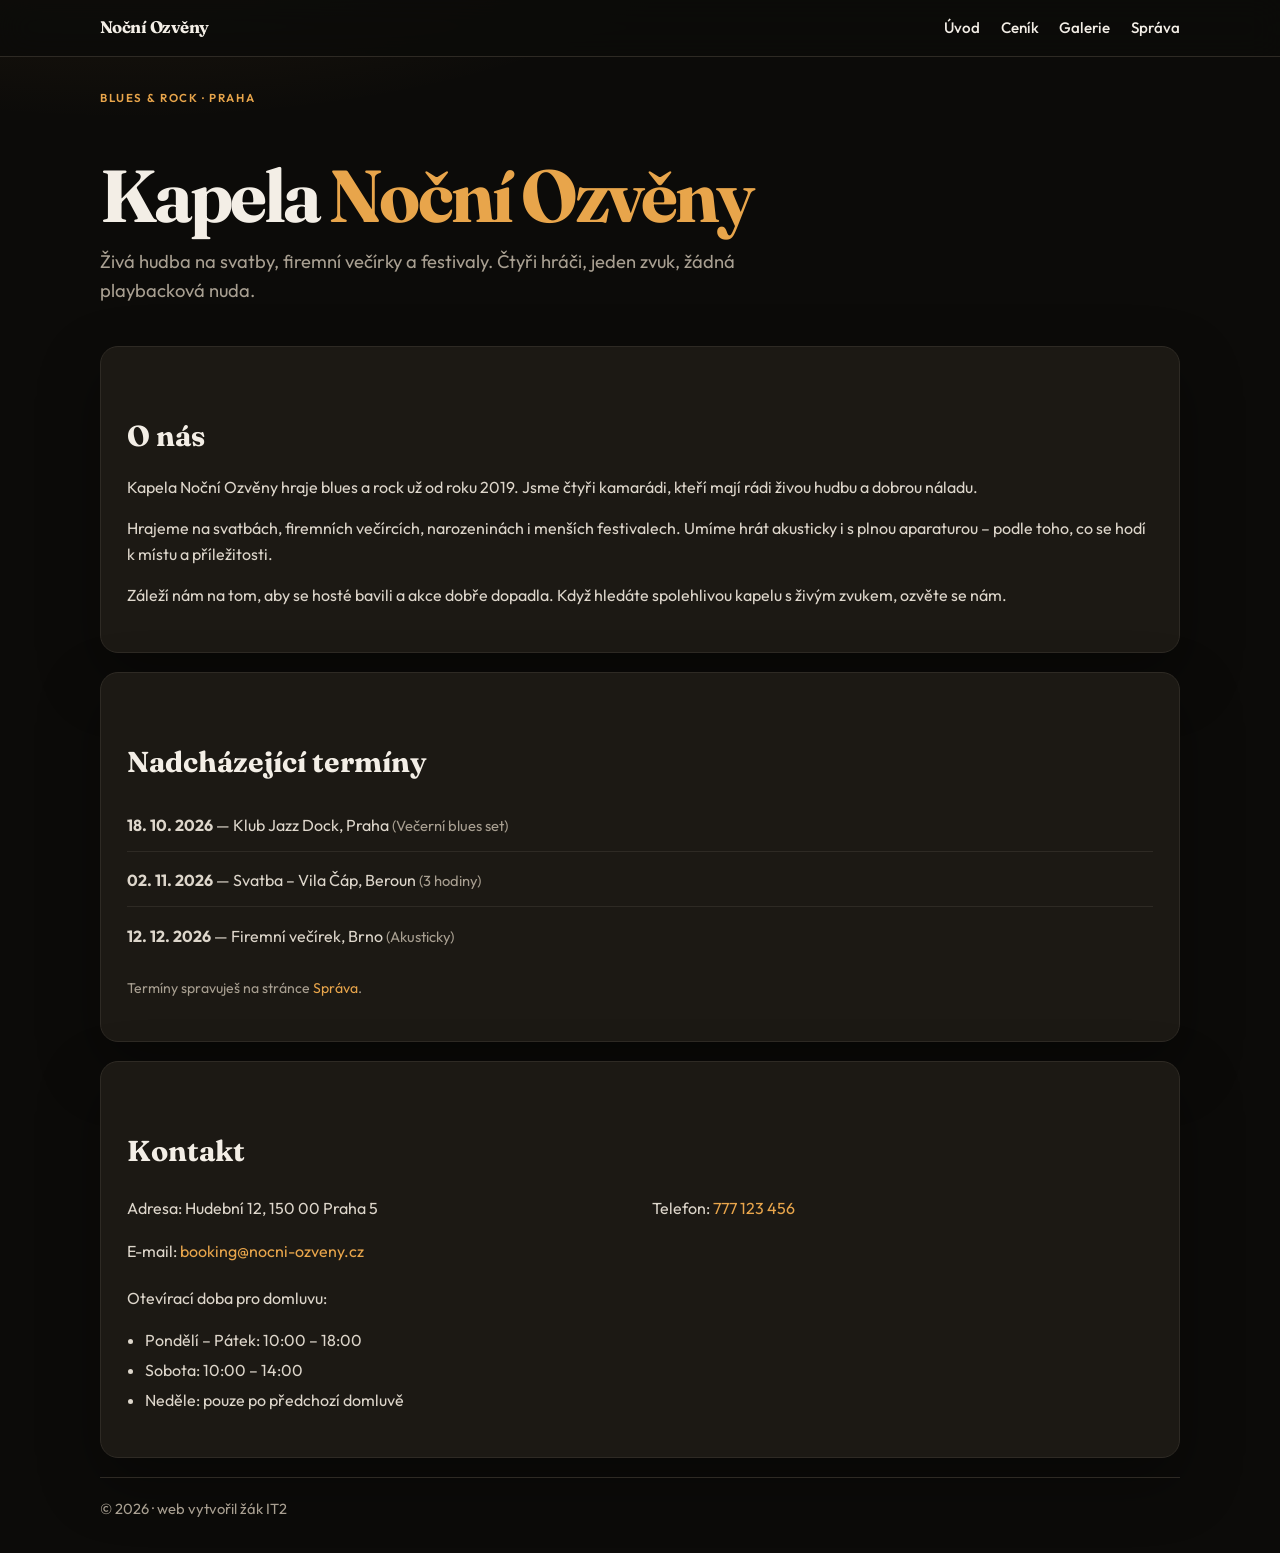
<file: index.html>
<!DOCTYPE html>
<html lang="cs">
<head>
  <meta charset="UTF-8">
  <meta name="viewport" content="width=device-width, initial-scale=1">
  <title>Kapela Noční Ozvěny</title>
  <link rel="preconnect" href="https://fonts.googleapis.com">
  <link rel="preconnect" href="https://fonts.gstatic.com" crossorigin>
  <link href="https://fonts.googleapis.com/css2?family=Fraunces:opsz,wght@9..144,600;9..144,700&family=Outfit:wght@400;500;600&display=swap" rel="stylesheet">
  <link rel="stylesheet" href="styles.css">
</head>
<body>
  <header class="top">
    <div class="wrap top-inner">
      <a class="logo" href="index.html">Noční Ozvěny</a>
      <nav>
        <a href="index.html">Úvod</a>
        <a href="cenik.html">Ceník</a>
        <a href="galerie.html">Galerie</a>
        <a href="admin.html">Správa</a>
      </nav>
    </div>
  </header>

  <main class="wrap">
    <p class="hero-note">Blues &amp; rock · Praha</p>
    <h1>Kapela <span>Noční Ozvěny</span></h1>
    <p class="lead">Živá hudba na svatby, firemní večírky a festivaly. Čtyři hráči, jeden zvuk, žádná playbacková nuda.</p>

    <section>
      <h2>O nás</h2>
      <p>Kapela Noční Ozvěny hraje blues a rock už od roku 2019. Jsme čtyři kamarádi, kteří mají rádi živou hudbu a dobrou náladu.</p>
      <p>Hrajeme na svatbách, firemních večírcích, narozeninách i menších festivalech. Umíme hrát akusticky i s plnou aparaturou – podle toho, co se hodí k místu a příležitosti.</p>
      <p>Záleží nám na tom, aby se hosté bavili a akce dobře dopadla. Když hledáte spolehlivou kapelu s živým zvukem, ozvěte se nám.</p>
    </section>

    <section>
      <h2>Nadcházející termíny</h2>
      <div id="public-events"></div>
      <p class="hint">Termíny spravuješ na stránce <a href="admin.html">Správa</a>.</p>
    </section>

    <section>
      <h2>Kontakt</h2>
      <div class="contact-grid">
        <p>Adresa: Hudební 12, 150 00 Praha 5</p>
        <p>Telefon: <a href="tel:+420777123456">777 123 456</a></p>
        <p>E-mail: <a href="mailto:booking@nocni-ozveny.cz">booking@nocni-ozveny.cz</a></p>
      </div>
      <p>Otevírací doba pro domluvu:</p>
      <ul>
        <li>Pondělí – Pátek: 10:00 – 18:00</li>
        <li>Sobota: 10:00 – 14:00</li>
        <li>Neděle: pouze po předchozí domluvě</li>
      </ul>
    </section>
  </main>

  <footer class="wrap">
    © 2026 · web vytvořil žák IT2
  </footer>

  <script src="events.js"></script>
  <script>renderPublicList("public-events");</script>
</body>
</html>
</file>
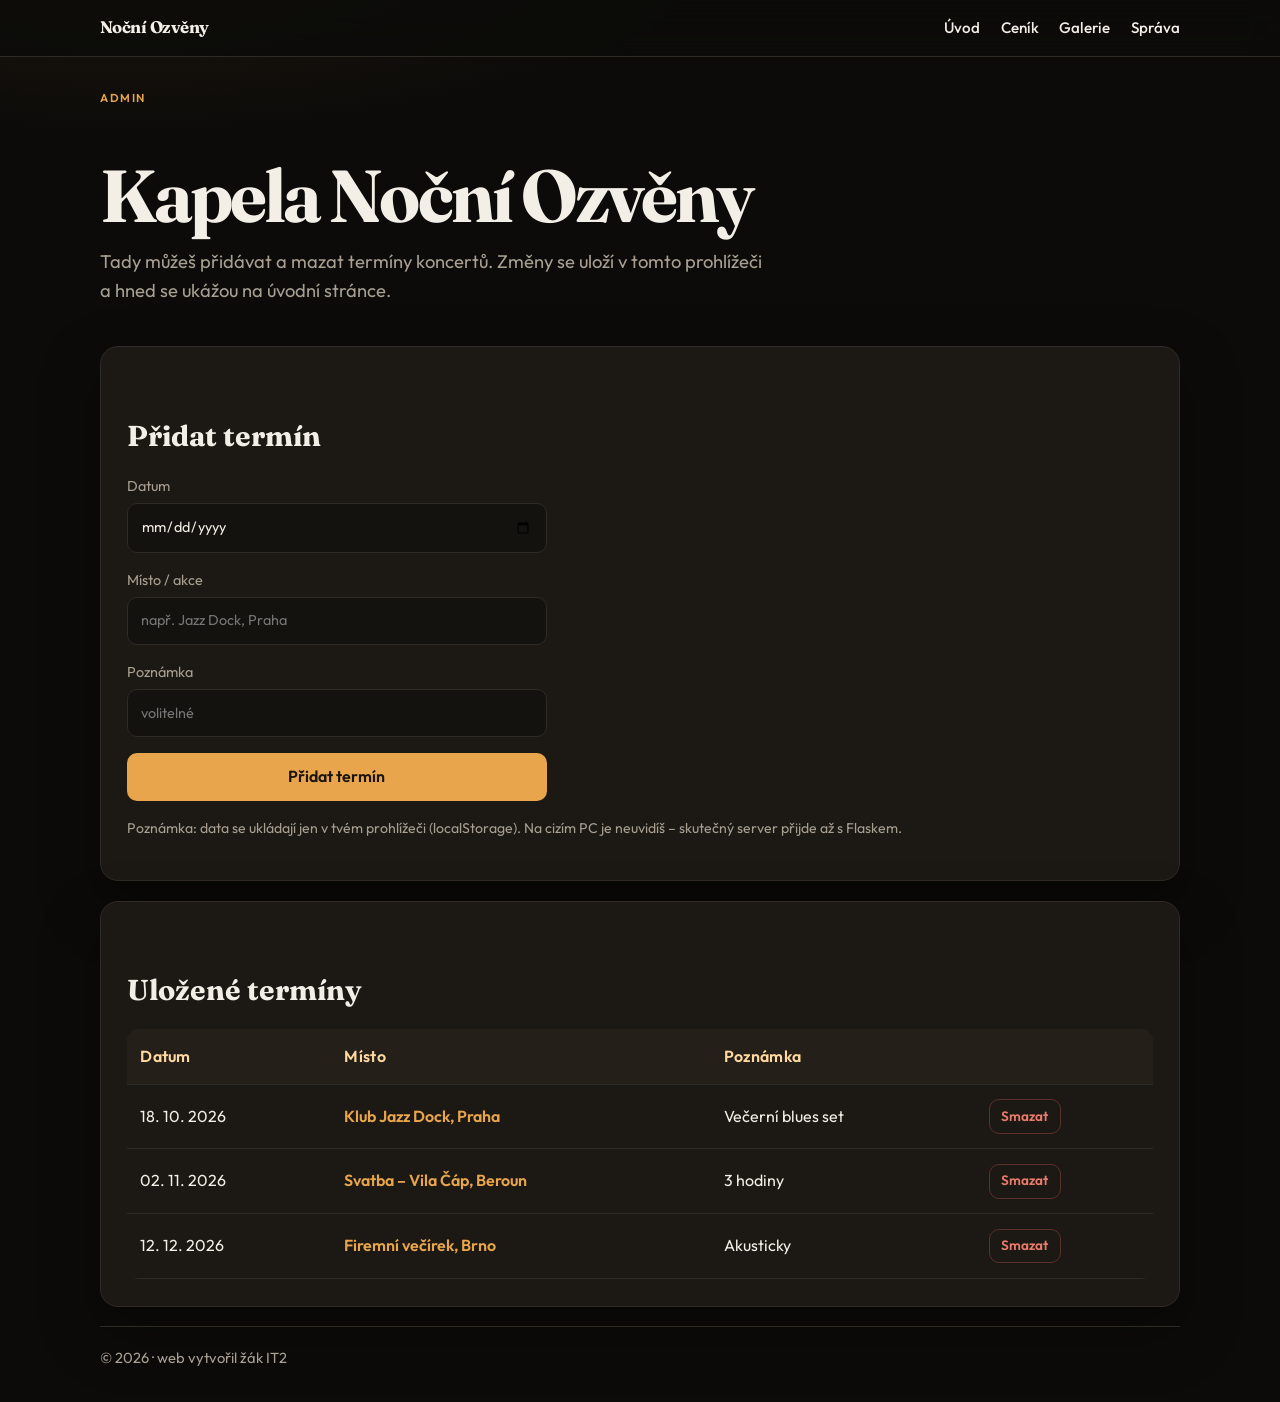
<file: admin.html>
<!DOCTYPE html>
<html lang="cs">
<head>
  <meta charset="UTF-8">
  <meta name="viewport" content="width=device-width, initial-scale=1">
  <title>Správa termínů – Kapela Noční Ozvěny</title>
  <link rel="preconnect" href="https://fonts.googleapis.com">
  <link rel="preconnect" href="https://fonts.gstatic.com" crossorigin>
  <link href="https://fonts.googleapis.com/css2?family=Fraunces:opsz,wght@9..144,600;9..144,700&family=Outfit:wght@400;500;600&display=swap" rel="stylesheet">
  <link rel="stylesheet" href="styles.css">
</head>
<body>
  <header class="top">
    <div class="wrap top-inner">
      <a class="logo" href="index.html">Noční Ozvěny</a>
      <nav>
        <a href="index.html">Úvod</a>
        <a href="cenik.html">Ceník</a>
        <a href="galerie.html">Galerie</a>
        <a href="admin.html">Správa</a>
      </nav>
    </div>
  </header>

  <main class="wrap">
    <p class="hero-note">Admin</p>
    <h1>Kapela Noční Ozvěny</h1>
    <p class="lead">Tady můžeš přidávat a mazat termíny koncertů. Změny se uloží v tomto prohlížeči a hned se ukážou na úvodní stránce.</p>

    <section>
      <h2>Přidat termín</h2>
      <form id="event-form" class="admin-form">
        <label>
          Datum
          <input type="date" name="date" required>
        </label>
        <label>
          Místo / akce
          <input type="text" name="place" placeholder="např. Jazz Dock, Praha" required>
        </label>
        <label>
          Poznámka
          <input type="text" name="note" placeholder="volitelné">
        </label>
        <button type="submit" class="btn">Přidat termín</button>
      </form>
      <p class="hint">Poznámka: data se ukládají jen v tvém prohlížeči (localStorage). Na cizím PC je neuvidíš – skutečný server přijde až s Flaskem.</p>
    </section>

    <section>
      <h2>Uložené termíny</h2>
      <div id="admin-events"></div>
    </section>
  </main>

  <footer class="wrap">
    © 2026 · web vytvořil žák IT2
  </footer>

  <script src="events.js"></script>
  <script>
    renderAdminTable("admin-events");
    document.getElementById("event-form").addEventListener("submit", function (e) {
      e.preventDefault();
      var fd = new FormData(e.target);
      addEvent(fd.get("date"), fd.get("place"), fd.get("note"));
      e.target.reset();
      renderAdminTable("admin-events");
    });
  </script>
</body>
</html>
</file>
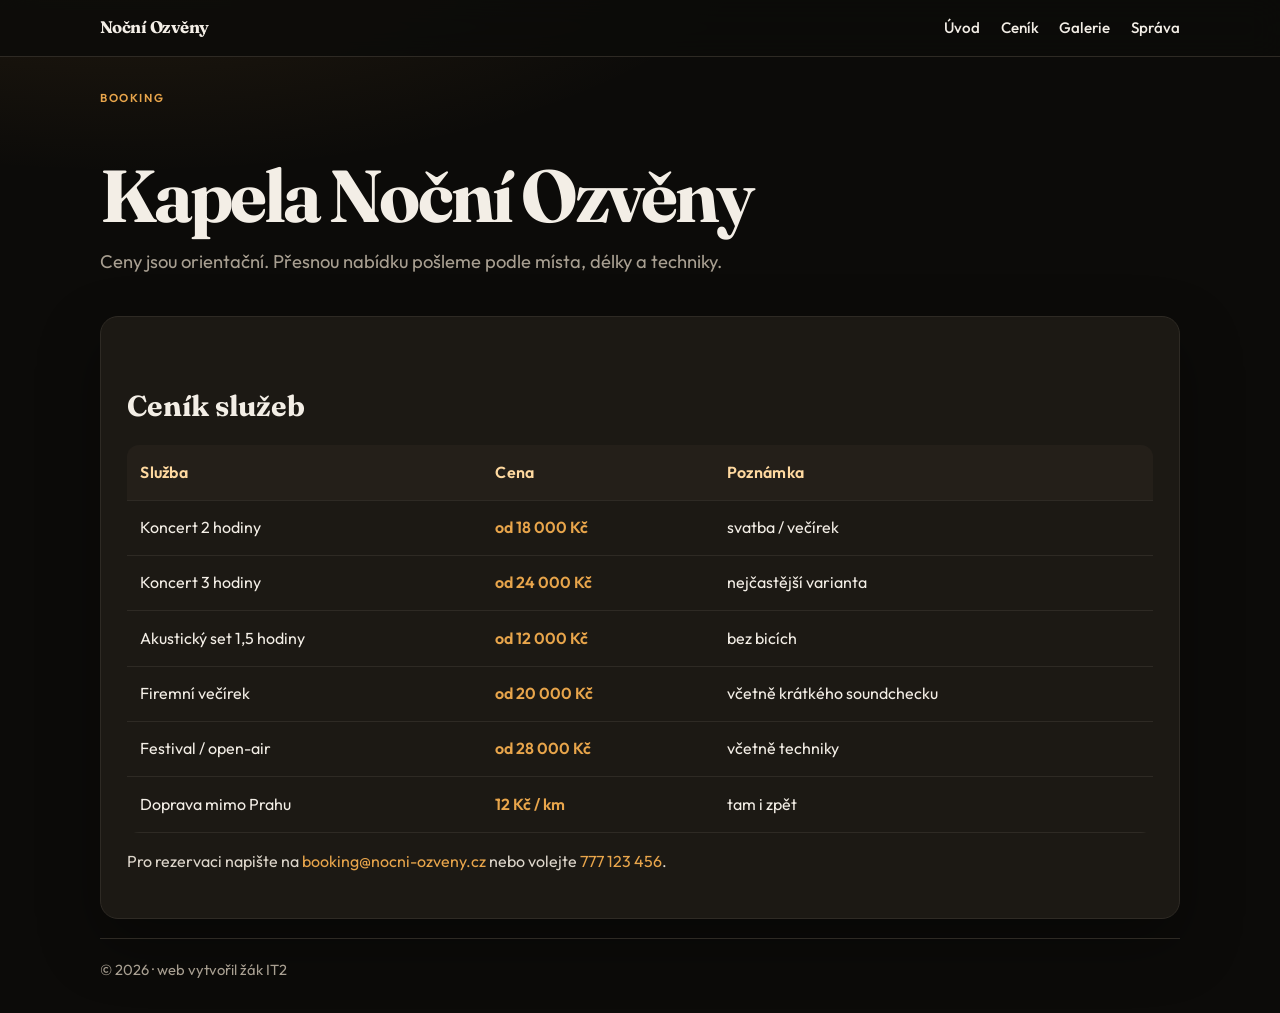
<file: cenik.html>
<!DOCTYPE html>
<html lang="cs">
<head>
  <meta charset="UTF-8">
  <meta name="viewport" content="width=device-width, initial-scale=1">
  <title>Ceník – Kapela Noční Ozvěny</title>
  <link rel="preconnect" href="https://fonts.googleapis.com">
  <link rel="preconnect" href="https://fonts.gstatic.com" crossorigin>
  <link href="https://fonts.googleapis.com/css2?family=Fraunces:opsz,wght@9..144,600;9..144,700&family=Outfit:wght@400;500;600&display=swap" rel="stylesheet">
  <link rel="stylesheet" href="styles.css">
</head>
<body>
  <header class="top">
    <div class="wrap top-inner">
      <a class="logo" href="index.html">Noční Ozvěny</a>
      <nav>
        <a href="index.html">Úvod</a>
        <a href="cenik.html">Ceník</a>
        <a href="galerie.html">Galerie</a>
        <a href="admin.html">Správa</a>
      </nav>
    </div>
  </header>

  <main class="wrap">
    <p class="hero-note">Booking</p>
    <h1>Kapela Noční Ozvěny</h1>
    <p class="lead">Ceny jsou orientační. Přesnou nabídku pošleme podle místa, délky a techniky.</p>

    <section>
      <h2>Ceník služeb</h2>
      <table>
        <tr>
          <th>Služba</th>
          <th>Cena</th>
          <th>Poznámka</th>
        </tr>
        <tr>
          <td>Koncert 2 hodiny</td>
          <td>od 18 000 Kč</td>
          <td>svatba / večírek</td>
        </tr>
        <tr>
          <td>Koncert 3 hodiny</td>
          <td>od 24 000 Kč</td>
          <td>nejčastější varianta</td>
        </tr>
        <tr>
          <td>Akustický set 1,5 hodiny</td>
          <td>od 12 000 Kč</td>
          <td>bez bicích</td>
        </tr>
        <tr>
          <td>Firemní večírek</td>
          <td>od 20 000 Kč</td>
          <td>včetně krátkého soundchecku</td>
        </tr>
        <tr>
          <td>Festival / open-air</td>
          <td>od 28 000 Kč</td>
          <td>včetně techniky</td>
        </tr>
        <tr>
          <td>Doprava mimo Prahu</td>
          <td>12 Kč / km</td>
          <td>tam i zpět</td>
        </tr>
      </table>
      <p>Pro rezervaci napište na <a href="mailto:booking@nocni-ozveny.cz">booking@nocni-ozveny.cz</a> nebo volejte <a href="tel:+420777123456">777 123 456</a>.</p>
    </section>
  </main>

  <footer class="wrap">
    © 2026 · web vytvořil žák IT2
  </footer>
</body>
</html>
</file>
<file: styles.css>
:root {
  --bg: #0c0b09;
  --bg-2: #14120f;
  --surface: #1c1914;
  --fg: #f3eee6;
  --muted: #a89f91;
  --accent: #e8a54b;
  --accent-2: #ffd9a0;
  --line: #2e2a24;
  --radius: 18px;
  --shadow: 0 24px 60px rgba(0, 0, 0, 0.35);
  --font: "Outfit", system-ui, sans-serif;
  --display: "Fraunces", Georgia, serif;
}

* { box-sizing: border-box; }
html { scroll-behavior: smooth; }
body {
  margin: 0;
  min-height: 100vh;
  background:
    radial-gradient(1200px 500px at 10% -10%, rgba(232, 165, 75, 0.12), transparent 55%),
    var(--bg);
  color: var(--fg);
  font-family: var(--font);
  line-height: 1.6;
}

a { color: var(--accent); text-decoration: none; }
a:hover { color: var(--accent-2); text-decoration: underline; }

.wrap {
  width: min(1080px, calc(100% - 2rem));
  margin: 0 auto;
}

header.top {
  position: sticky;
  top: 0;
  z-index: 20;
  background: rgba(12, 11, 9, 0.82);
  backdrop-filter: blur(16px);
  border-bottom: 1px solid var(--line);
}

.top-inner {
  display: flex;
  align-items: center;
  justify-content: space-between;
  gap: 1rem;
  padding: 0.9rem 0;
}

.logo {
  font-family: var(--display);
  font-weight: 700;
  letter-spacing: -0.03em;
  color: var(--fg);
  font-size: 1.05rem;
}
.logo:hover { text-decoration: none; color: var(--accent); }

nav a {
  color: var(--fg);
  margin-left: 1.1rem;
  font-size: 0.95rem;
  font-weight: 500;
}
nav a:hover { color: var(--accent); text-decoration: none; }

h1 {
  font-family: var(--display);
  font-size: clamp(2.4rem, 6vw, 4.6rem);
  line-height: 1.05;
  letter-spacing: -0.04em;
  margin: 2.4rem 0 0.8rem;
}
h1 span { color: var(--accent); }

.lead {
  max-width: 42rem;
  color: var(--muted);
  font-size: 1.15rem;
  margin: 0 0 2.5rem;
}

h2 {
  font-family: var(--display);
  font-size: 1.8rem;
  margin: 2.6rem 0 1rem;
}

section {
  background: var(--surface);
  border: 1px solid var(--line);
  border-radius: var(--radius);
  padding: 1.5rem 1.6rem 1.7rem;
  margin: 1.2rem 0;
  box-shadow: var(--shadow);
}

p { color: #ddd6cb; }

.contact-grid {
  display: grid;
  grid-template-columns: 1fr 1fr;
  gap: 0.4rem 1.5rem;
}
.contact-grid p { margin: 0.35rem 0; }

ul { padding-left: 1.15rem; color: #ddd6cb; }
li { margin: 0.3rem 0; }

table {
  width: 100%;
  border-collapse: collapse;
  overflow: hidden;
  border-radius: 12px;
}
th, td {
  text-align: left;
  padding: 0.9rem 0.85rem;
  border-bottom: 1px solid var(--line);
}
th {
  color: var(--accent-2);
  font-weight: 600;
  letter-spacing: 0.02em;
  background: #241f19;
}
tr:hover td { background: #221e19; }
td:nth-child(2) { color: var(--accent); font-weight: 600; white-space: nowrap; }

.gallery {
  display: grid;
  grid-template-columns: repeat(auto-fit, minmax(240px, 1fr));
  gap: 1.1rem;
}
figure {
  margin: 0;
  background: var(--bg-2);
  border: 1px solid var(--line);
  border-radius: 16px;
  overflow: hidden;
}
figure img {
  display: block;
  width: 100%;
  height: 220px;
  object-fit: cover;
}
figcaption {
  padding: 0.8rem 0.95rem 1rem;
  color: var(--muted);
  font-size: 0.95rem;
}

footer {
  margin: 2.5rem 0 1.5rem;
  padding: 1.2rem 0 2rem;
  border-top: 1px solid var(--line);
  color: var(--muted);
  font-size: 0.92rem;
}

.hero-note {
  display: inline-block;
  color: var(--accent);
  font-weight: 600;
  letter-spacing: 0.14em;
  text-transform: uppercase;
  font-size: 0.72rem;
  margin-top: 2rem;
}

@media (max-width: 700px) {
  .top-inner { flex-direction: column; align-items: flex-start; }
  nav a { margin: 0 0.8rem 0 0; }
  .contact-grid { grid-template-columns: 1fr; }
  figure img { height: 180px; }
}

/* --- termíny a správa --- */
.event-list { list-style: none; padding: 0; margin: 0; }
.event-list li {
  padding: 0.75rem 0;
  border-bottom: 1px solid var(--line);
}
.event-list li:last-child { border-bottom: none; }
.event-note { color: var(--muted); font-size: 0.92rem; }

.admin-form {
  display: grid;
  gap: 1rem;
  max-width: 420px;
}
.admin-form label {
  display: grid;
  gap: 0.35rem;
  color: var(--muted);
  font-size: 0.9rem;
}
.admin-form input {
  padding: 0.7rem 0.85rem;
  border-radius: 10px;
  border: 1px solid var(--line);
  background: var(--bg-2);
  color: var(--fg);
  font: inherit;
}
.admin-form input:focus {
  outline: 2px solid var(--accent);
  border-color: transparent;
}

.btn, .btn-danger {
  display: inline-block;
  padding: 0.7rem 1.2rem;
  border-radius: 10px;
  border: none;
  font: inherit;
  font-weight: 600;
  cursor: pointer;
}
.btn {
  background: var(--accent);
  color: #1a140c;
}
.btn:hover { background: var(--accent-2); }
.btn-danger {
  background: transparent;
  color: #e87a6b;
  border: 1px solid #5a3028;
  padding: 0.35rem 0.7rem;
  font-size: 0.85rem;
}
.btn-danger:hover { background: #2a1814; }

.hint {
  margin-top: 1rem;
  font-size: 0.88rem;
  color: var(--muted);
}
</file>
